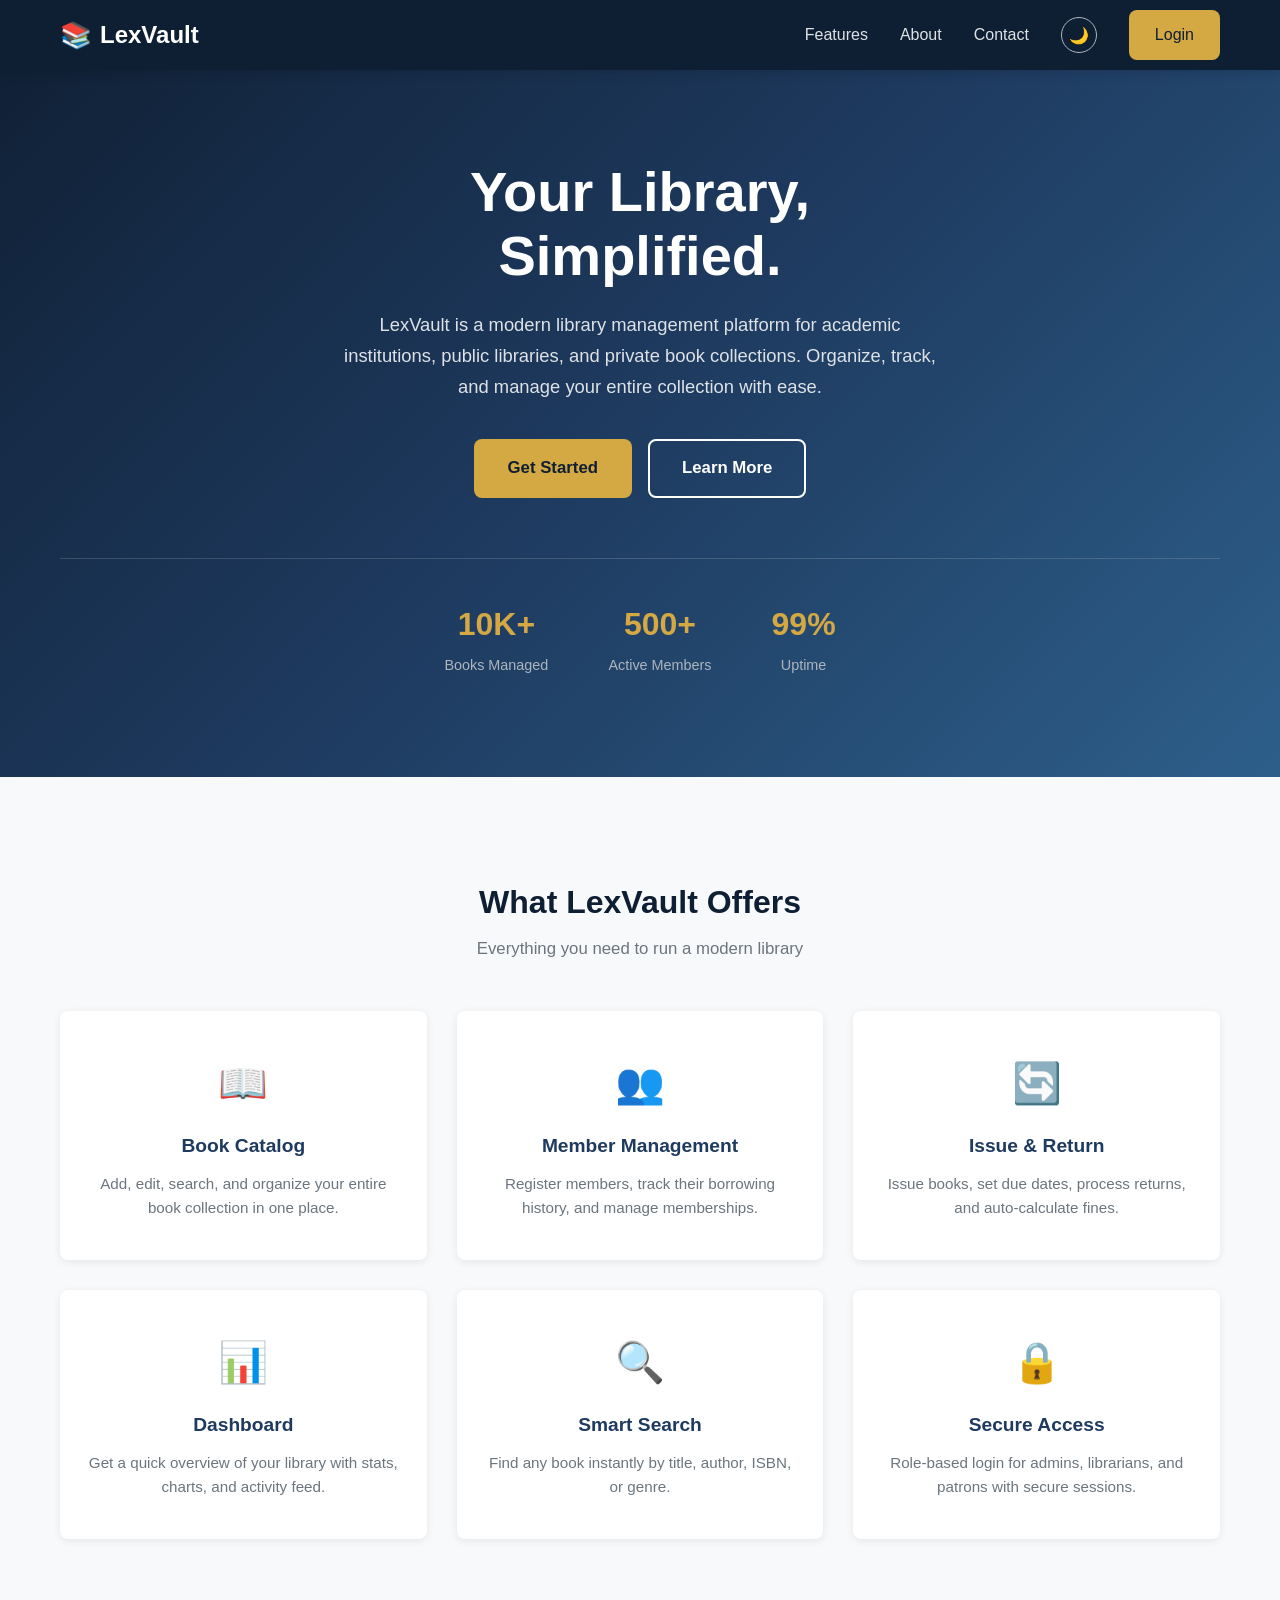
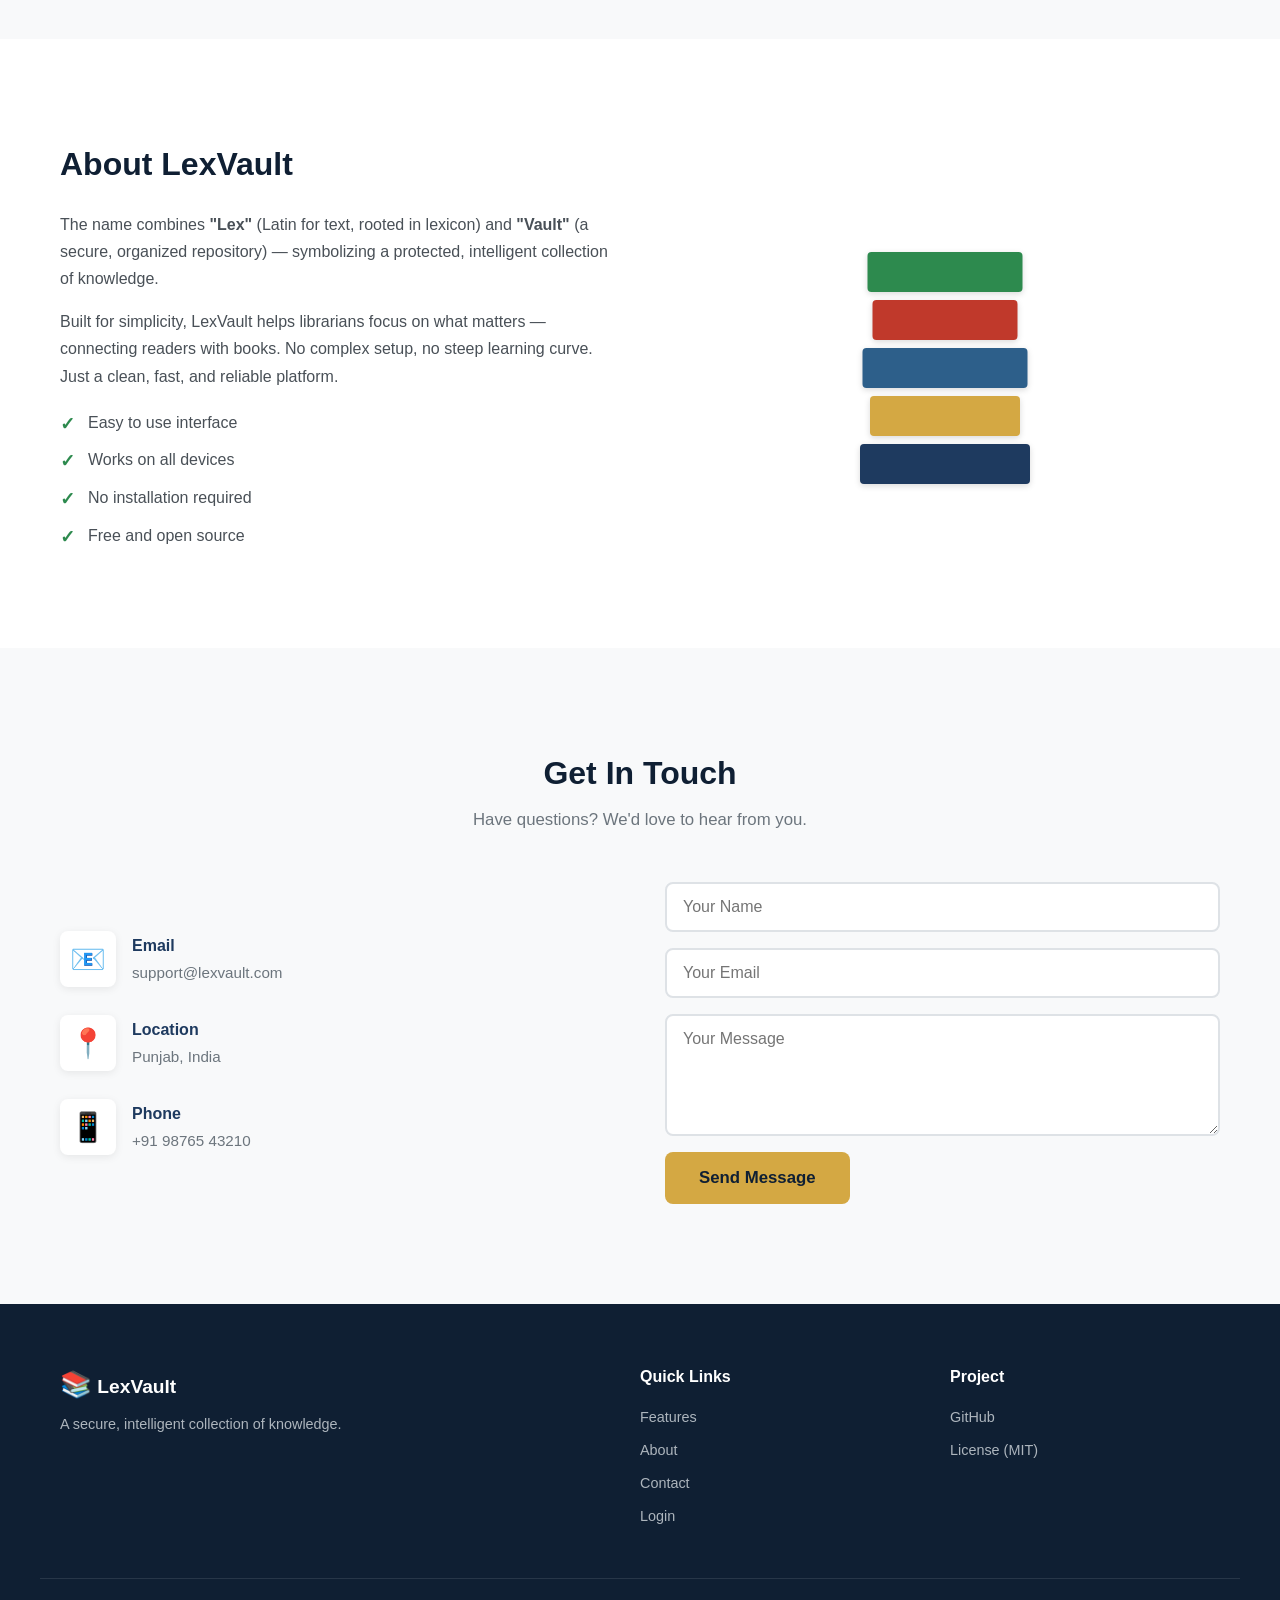
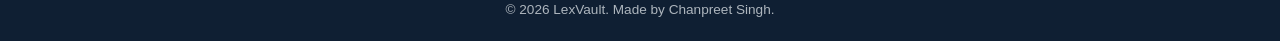
<file: index.html>
<!DOCTYPE html>
<html lang="en">
<head>
    <meta charset="UTF-8">
    <meta name="viewport" content="width=device-width, initial-scale=1.0">
    <title>LexVault — Smart Library Management</title>
    <link rel="stylesheet" href="css/style.css">
    <link rel="stylesheet" href="css/app.css">
    <script src="js/common.js"></script>
</head>
<body>

    <!-- Navbar -->
    <nav class="navbar">
        <div class="container navbar__inner">
            <a href="index.html" class="navbar__logo">
                <span class="logo-icon">&#128218;</span> LexVault
            </a>
            <ul class="navbar__links">
                <li><a href="#features">Features</a></li>
                <li><a href="#about">About</a></li>
                <li><a href="#contact">Contact</a></li>
                <li><button id="themeToggle" class="theme-toggle" aria-label="Toggle theme">&#127769;</button></li>
                <li><a href="login.html" class="btn btn--primary">Login</a></li>
            </ul>
            <button class="navbar__toggle" aria-label="Toggle menu">&#9776;</button>
        </div>
    </nav>

    <!-- Hero Section -->
    <section class="hero">
        <div class="container hero__content">
            <h1 class="hero__title">Your Library,<br>Simplified.</h1>
            <p class="hero__subtitle">
                LexVault is a modern library management platform for academic institutions,
                public libraries, and private book collections. Organize, track, and manage
                your entire collection with ease.
            </p>
            <div class="hero__buttons">
                <a href="login.html" class="btn btn--primary btn--large">Get Started</a>
                <a href="#features" class="btn btn--outline btn--large">Learn More</a>
            </div>
            <div class="hero__stats">
                <div class="hero__stat">
                    <span class="hero__stat-number">10K+</span>
                    <span class="hero__stat-label">Books Managed</span>
                </div>
                <div class="hero__stat">
                    <span class="hero__stat-number">500+</span>
                    <span class="hero__stat-label">Active Members</span>
                </div>
                <div class="hero__stat">
                    <span class="hero__stat-number">99%</span>
                    <span class="hero__stat-label">Uptime</span>
                </div>
            </div>
        </div>
    </section>

    <!-- Features Section -->
    <section class="features" id="features">
        <div class="container">
            <h2 class="section__title">What LexVault Offers</h2>
            <p class="section__subtitle">Everything you need to run a modern library</p>
            <div class="features__grid">
                <div class="feature-card">
                    <div class="feature-card__icon">&#128214;</div>
                    <h3 class="feature-card__title">Book Catalog</h3>
                    <p class="feature-card__desc">
                        Add, edit, search, and organize your entire book collection in one place.
                    </p>
                </div>
                <div class="feature-card">
                    <div class="feature-card__icon">&#128101;</div>
                    <h3 class="feature-card__title">Member Management</h3>
                    <p class="feature-card__desc">
                        Register members, track their borrowing history, and manage memberships.
                    </p>
                </div>
                <div class="feature-card">
                    <div class="feature-card__icon">&#128260;</div>
                    <h3 class="feature-card__title">Issue & Return</h3>
                    <p class="feature-card__desc">
                        Issue books, set due dates, process returns, and auto-calculate fines.
                    </p>
                </div>
                <div class="feature-card">
                    <div class="feature-card__icon">&#128202;</div>
                    <h3 class="feature-card__title">Dashboard</h3>
                    <p class="feature-card__desc">
                        Get a quick overview of your library with stats, charts, and activity feed.
                    </p>
                </div>
                <div class="feature-card">
                    <div class="feature-card__icon">&#128269;</div>
                    <h3 class="feature-card__title">Smart Search</h3>
                    <p class="feature-card__desc">
                        Find any book instantly by title, author, ISBN, or genre.
                    </p>
                </div>
                <div class="feature-card">
                    <div class="feature-card__icon">&#128274;</div>
                    <h3 class="feature-card__title">Secure Access</h3>
                    <p class="feature-card__desc">
                        Role-based login for admins, librarians, and patrons with secure sessions.
                    </p>
                </div>
            </div>
        </div>
    </section>

    <!-- About Section -->
    <section class="about" id="about">
        <div class="container about__inner">
            <div class="about__text">
                <h2 class="section__title">About LexVault</h2>
                <p>
                    The name combines <strong>"Lex"</strong> (Latin for text, rooted in lexicon)
                    and <strong>"Vault"</strong> (a secure, organized repository) — symbolizing
                    a protected, intelligent collection of knowledge.
                </p>
                <p>
                    Built for simplicity, LexVault helps librarians focus on what matters —
                    connecting readers with books. No complex setup, no steep learning curve.
                    Just a clean, fast, and reliable platform.
                </p>
                <ul class="about__list">
                    <li>Easy to use interface</li>
                    <li>Works on all devices</li>
                    <li>No installation required</li>
                    <li>Free and open source</li>
                </ul>
            </div>
            <div class="about__image">
                <div class="about__illustration">
                    <div class="book-stack">
                        <div class="book book--1"></div>
                        <div class="book book--2"></div>
                        <div class="book book--3"></div>
                        <div class="book book--4"></div>
                        <div class="book book--5"></div>
                    </div>
                </div>
            </div>
        </div>
    </section>

    <!-- Contact Section -->
    <section class="contact" id="contact">
        <div class="container">
            <h2 class="section__title">Get In Touch</h2>
            <p class="section__subtitle">Have questions? We'd love to hear from you.</p>
            <div class="contact__content">
                <div class="contact__info">
                    <div class="contact__item">
                        <span class="contact__icon">&#128231;</span>
                        <div>
                            <h4>Email</h4>
                            <p>support@lexvault.com</p>
                        </div>
                    </div>
                    <div class="contact__item">
                        <span class="contact__icon">&#128205;</span>
                        <div>
                            <h4>Location</h4>
                            <p>Punjab, India</p>
                        </div>
                    </div>
                    <div class="contact__item">
                        <span class="contact__icon">&#128241;</span>
                        <div>
                            <h4>Phone</h4>
                            <p>+91 98765 43210</p>
                        </div>
                    </div>
                </div>
                <form class="contact__form" onsubmit="return false;">
                    <input type="text" placeholder="Your Name" class="form__input" required>
                    <input type="email" placeholder="Your Email" class="form__input" required>
                    <textarea placeholder="Your Message" class="form__input form__textarea" rows="5" required></textarea>
                    <button type="submit" class="btn btn--primary btn--large">Send Message</button>
                </form>
            </div>
        </div>
    </section>

    <!-- Footer -->
    <footer class="footer">
        <div class="container footer__inner">
            <div class="footer__brand">
                <span class="logo-icon">&#128218;</span> <strong>LexVault</strong>
                <p>A secure, intelligent collection of knowledge.</p>
            </div>
            <div class="footer__links">
                <h4>Quick Links</h4>
                <a href="#features">Features</a>
                <a href="#about">About</a>
                <a href="#contact">Contact</a>
                <a href="login.html">Login</a>
            </div>
            <div class="footer__links">
                <h4>Project</h4>
                <a href="https://github.com/Jagga-tech/LEXVAULT" target="_blank">GitHub</a>
                <a href="LICENSE">License (MIT)</a>
            </div>
        </div>
        <div class="footer__bottom">
            <div class="container">
                <p>&copy; 2026 LexVault. Made by Chanpreet Singh.</p>
            </div>
        </div>
    </footer>

    <script src="js/main.js"></script>
    <script>
        // Theme toggle
        const _tbtn = document.getElementById('themeToggle');
        if (_tbtn) {
            const cur = localStorage.getItem('lv_theme') || 'light';
            _tbtn.innerHTML = cur === 'dark' ? '&#9728;' : '&#127769;';
            _tbtn.addEventListener('click', toggleTheme);
        }
    </script>

</body>
</html>
</file>
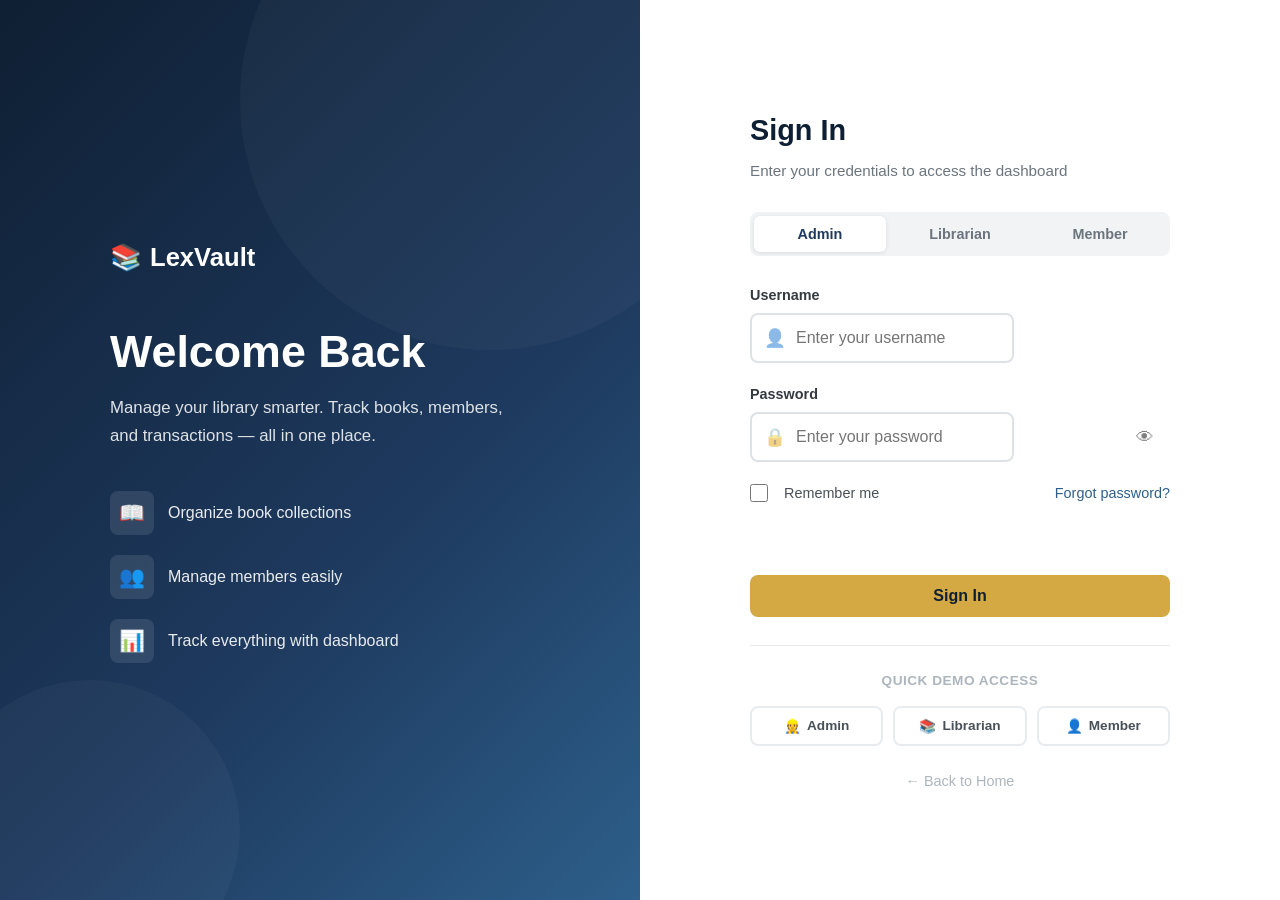
<file: books.html>
<!DOCTYPE html>
<html lang="en">
<head>
    <meta charset="UTF-8">
    <meta name="viewport" content="width=device-width, initial-scale=1.0">
    <title>LexVault — Books</title>
    <link rel="stylesheet" href="css/style.css">
    <link rel="stylesheet" href="css/app.css">
    <link rel="stylesheet" href="css/dashboard.css">
    <script src="js/common.js"></script>
</head>
<body class="dash-body">

    <!-- Navbar -->
    <nav class="navbar">
        <div class="container navbar__inner">
            <a href="dashboard.html" class="navbar__logo">
                <span class="logo-icon">&#128218;</span> LexVault
            </a>
            <ul class="navbar__links">
                <li><a href="dashboard.html">Dashboard</a></li>
                <li><a href="books.html" class="nav-active">Books</a></li>
                <li><a href="members.html" id="navMembers">Members</a></li>
                <li><span id="navUser" class="nav-user">—</span></li>
                <li><button id="themeToggle" class="theme-toggle" aria-label="Toggle theme">&#127769;</button></li>
                <li><button id="logoutBtn" class="btn btn--primary">Logout</button></li>
            </ul>
        </div>
    </nav>

    <main class="dash">
        <div class="container">

            <header class="dash__header">
                <h1 class="dash__title">Books</h1>
                <p class="dash__sub">Browse and manage the library's book collection.</p>
            </header>

            <div class="page-head">
                <input type="text" id="searchBox" class="search-box" placeholder="Search by title, author, or ISBN...">
                <div class="page-head__actions">
                    <button id="exportBtn" class="btn btn--ghost">&#128229; Export CSV</button>
                    <button id="addBtn"    class="btn btn--primary" data-role-gate="admin,librarian">&#10133; Add Book</button>
                </div>
            </div>

            <div id="countLine" class="dash__sub" style="margin-bottom:10px;"></div>

            <div style="overflow-x:auto;">
                <table class="data-table">
                    <thead>
                        <tr>
                            <th>#</th>
                            <th>Title</th>
                            <th>Author</th>
                            <th>ISBN</th>
                            <th>Status</th>
                            <th>Actions</th>
                        </tr>
                    </thead>
                    <tbody id="tbody"></tbody>
                </table>
            </div>

        </div>
    </main>

    <script src="js/books.js"></script>
</body>
</html>
</file>
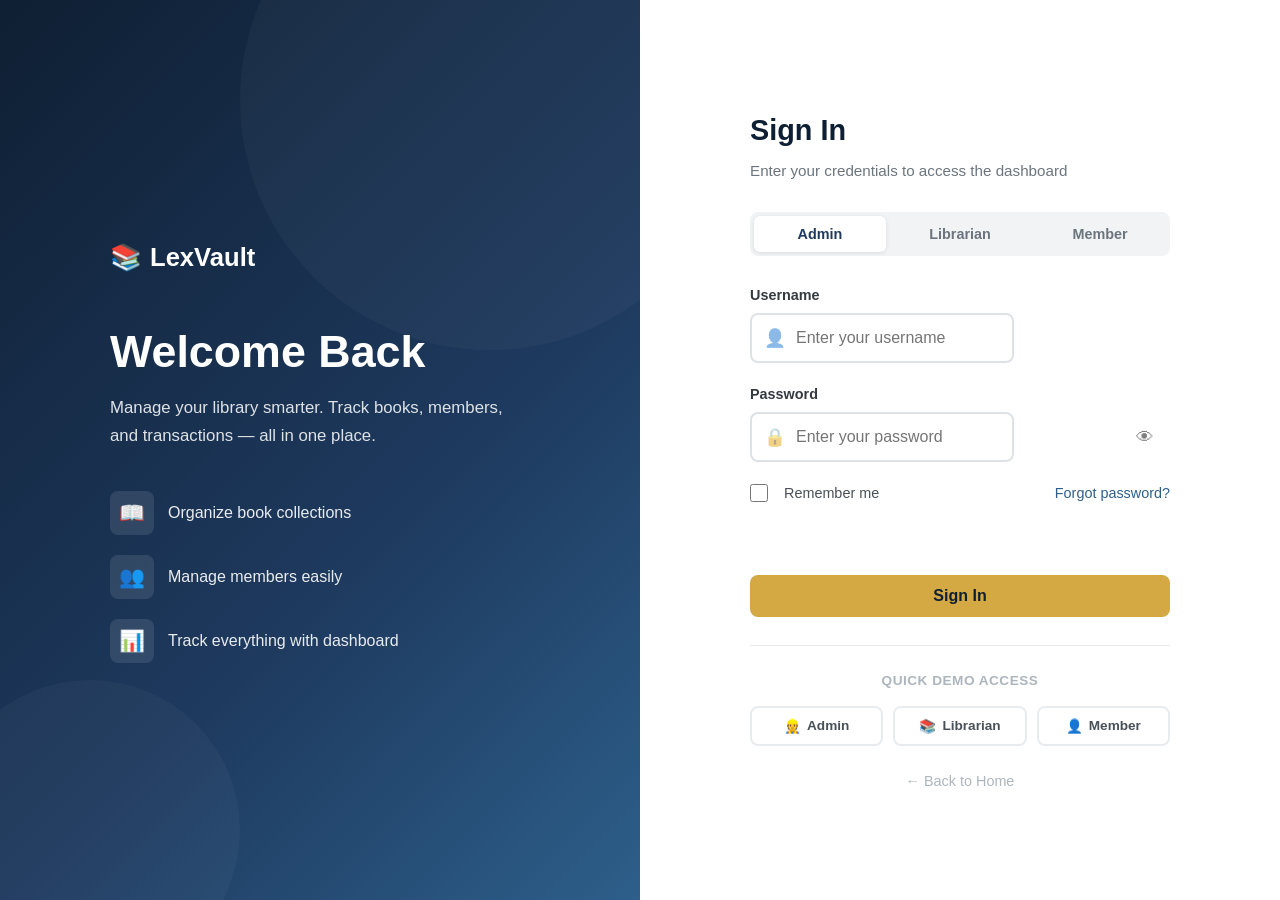
<file: dashboard.html>
<!DOCTYPE html>
<html lang="en">
<head>
    <meta charset="UTF-8">
    <meta name="viewport" content="width=device-width, initial-scale=1.0">
    <title>LexVault — Dashboard</title>
    <link rel="stylesheet" href="css/style.css">
    <link rel="stylesheet" href="css/app.css">
    <link rel="stylesheet" href="css/dashboard.css">
    <script src="js/common.js"></script>
</head>
<body class="dash-body">

    <!-- Navbar -->
    <nav class="navbar">
        <div class="container navbar__inner">
            <a href="dashboard.html" class="navbar__logo">
                <span class="logo-icon">&#128218;</span> LexVault
            </a>
            <ul class="navbar__links">
                <li><a href="books.html">Books</a></li>
                <li><a href="members.html" id="navMembers">Members</a></li>
                <li><span id="navUser" class="nav-user">—</span></li>
                <li><button id="themeToggle" class="theme-toggle" aria-label="Toggle theme">&#127769;</button></li>
                <li><button id="logoutBtn" class="btn btn--primary">Logout</button></li>
            </ul>
        </div>
    </nav>

    <!-- Main content -->
    <main class="dash">
        <div class="container">

            <!-- Greeting -->
            <header class="dash__header">
                <h1 class="dash__title">Welcome back, <span id="greetName">User</span></h1>
                <p class="dash__sub">You are logged in as <span id="greetRole" class="role-pill">member</span></p>
            </header>

            <!-- Stats -->
            <section class="stats" id="statsGrid">
                <!-- filled by JS -->
            </section>

            <!-- Quick actions -->
            <section class="qa">
                <h2 class="dash__h2">Quick Actions</h2>
                <div class="qa__grid" id="qaGrid">
                    <!-- filled by JS -->
                </div>
            </section>

            <!-- Recent activity -->
            <section class="activity">
                <div class="page-head">
                    <h2 class="dash__h2" style="margin-bottom:0;">Recent Activity</h2>
                    <input type="text" id="searchActivity" class="search-box" placeholder="Search activity...">
                </div>
                <div class="activity__wrap">
                    <table class="activity__table">
                        <thead>
                            <tr>
                                <th>Date</th>
                                <th>Book</th>
                                <th>Member</th>
                                <th>Action</th>
                                <th>Due Date</th>
                                <th>Status</th>
                            </tr>
                        </thead>
                        <tbody id="activityBody">
                            <!-- filled by JS -->
                        </tbody>
                    </table>
                </div>
            </section>

        </div>
    </main>

    <script src="js/dashboard.js"></script>

</body>
</html>
</file>
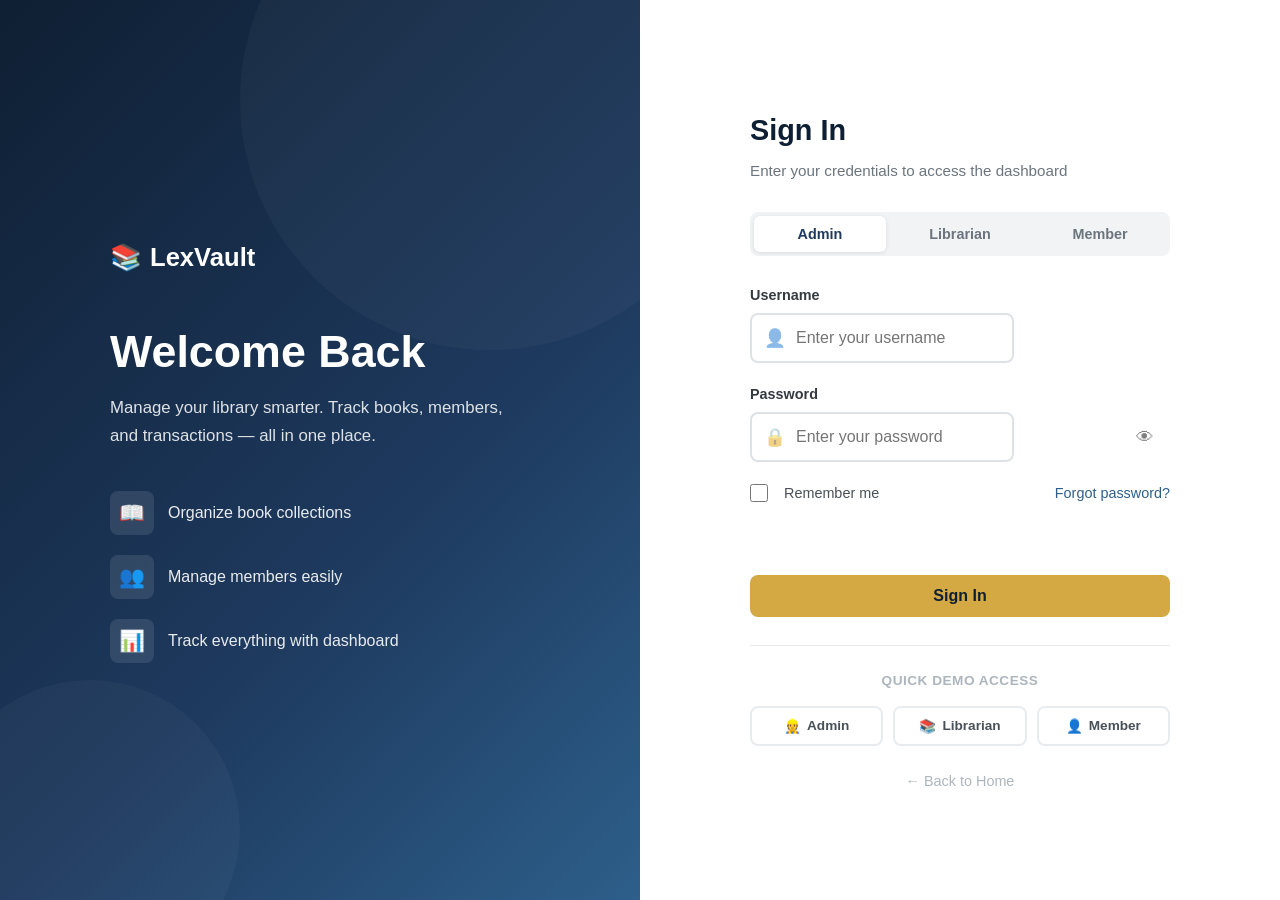
<file: login.html>
<!DOCTYPE html>
<html lang="en">
<head>
    <meta charset="UTF-8">
    <meta name="viewport" content="width=device-width, initial-scale=1.0">
    <title>LexVault — Login</title>
    <link rel="stylesheet" href="css/style.css">
    <link rel="stylesheet" href="css/app.css">
    <link rel="stylesheet" href="css/login.css">
    <script src="js/common.js"></script>
</head>
<body class="login-page">

    <div class="login">
        <!-- Left Panel — Branding -->
        <div class="login__brand">
            <div class="login__brand-content">
                <a href="index.html" class="login__logo">
                    <span class="logo-icon">&#128218;</span> LexVault
                </a>
                <h1 class="login__tagline">Welcome Back</h1>
                <p class="login__desc">
                    Manage your library smarter. Track books, members, and transactions — all in one place.
                </p>
                <div class="login__features">
                    <div class="login__feature">
                        <span class="login__feature-icon">&#128214;</span>
                        <span>Organize book collections</span>
                    </div>
                    <div class="login__feature">
                        <span class="login__feature-icon">&#128101;</span>
                        <span>Manage members easily</span>
                    </div>
                    <div class="login__feature">
                        <span class="login__feature-icon">&#128202;</span>
                        <span>Track everything with dashboard</span>
                    </div>
                </div>
            </div>
        </div>

        <!-- Right Panel — Login Form -->
        <div class="login__form-section">
            <div class="login__form-wrapper">
                <h2 class="login__form-title">Sign In</h2>
                <p class="login__form-subtitle">Enter your credentials to access the dashboard</p>

                <!-- Role Tabs -->
                <div class="login__roles">
                    <button class="login__role login__role--active" data-role="admin">Admin</button>
                    <button class="login__role" data-role="librarian">Librarian</button>
                    <button class="login__role" data-role="member">Member</button>
                </div>

                <form class="login__form" id="loginForm">
                    <div class="form-group">
                        <label for="username" class="form-label">Username</label>
                        <div class="form-input-wrapper">
                            <span class="form-input-icon">&#128100;</span>
                            <input
                                type="text"
                                id="username"
                                class="form__input form__input--icon"
                                placeholder="Enter your username"
                                required
                                autocomplete="username"
                            >
                        </div>
                    </div>

                    <div class="form-group">
                        <label for="password" class="form-label">Password</label>
                        <div class="form-input-wrapper">
                            <span class="form-input-icon">&#128274;</span>
                            <input
                                type="password"
                                id="password"
                                class="form__input form__input--icon"
                                placeholder="Enter your password"
                                required
                                autocomplete="current-password"
                            >
                            <button type="button" class="password-toggle" id="togglePassword" aria-label="Toggle password visibility">
                                &#128065;
                            </button>
                        </div>
                    </div>

                    <div class="form-row">
                        <label class="form-checkbox">
                            <input type="checkbox" id="rememberMe">
                            <span class="checkmark"></span>
                            Remember me
                        </label>
                        <a href="#" class="form-link">Forgot password?</a>
                    </div>

                    <!-- Error Message -->
                    <div class="login__error" id="loginError">
                        <span>&#9888;</span> Invalid username or password
                    </div>

                    <button type="submit" class="btn btn--primary btn--full">Sign In</button>
                </form>

                <!-- Demo Credentials -->
                <div class="login__demo">
                    <p class="login__demo-title">Quick Demo Access</p>
                    <div class="login__demo-buttons">
                        <button class="login__demo-btn" data-user="admin" data-pass="admin123">
                            <span>&#128119;</span> Admin
                        </button>
                        <button class="login__demo-btn" data-user="librarian" data-pass="lib123">
                            <span>&#128218;</span> Librarian
                        </button>
                        <button class="login__demo-btn" data-user="member" data-pass="mem123">
                            <span>&#128100;</span> Member
                        </button>
                    </div>
                </div>

                <p class="login__footer-text">
                    <a href="index.html">&larr; Back to Home</a>
                </p>
            </div>
        </div>
    </div>

    <script src="js/login.js"></script>

</body>
</html>
</file>
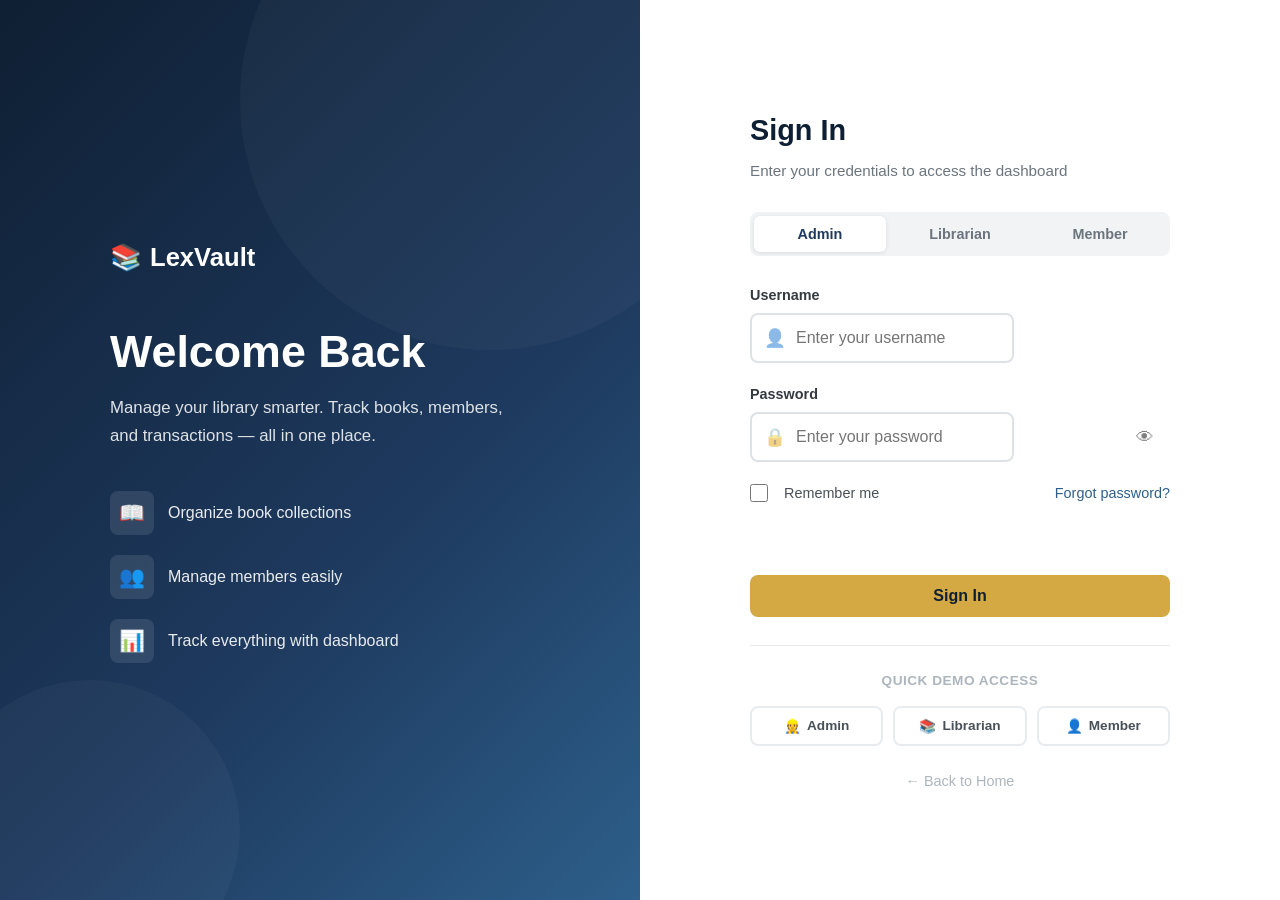
<file: members.html>
<!DOCTYPE html>
<html lang="en">
<head>
    <meta charset="UTF-8">
    <meta name="viewport" content="width=device-width, initial-scale=1.0">
    <title>LexVault — Members</title>
    <link rel="stylesheet" href="css/style.css">
    <link rel="stylesheet" href="css/app.css">
    <link rel="stylesheet" href="css/dashboard.css">
    <script src="js/common.js"></script>
</head>
<body class="dash-body">

    <nav class="navbar">
        <div class="container navbar__inner">
            <a href="dashboard.html" class="navbar__logo">
                <span class="logo-icon">&#128218;</span> LexVault
            </a>
            <ul class="navbar__links">
                <li><a href="dashboard.html">Dashboard</a></li>
                <li><a href="books.html">Books</a></li>
                <li><a href="members.html" class="nav-active">Members</a></li>
                <li><span id="navUser" class="nav-user">—</span></li>
                <li><button id="themeToggle" class="theme-toggle" aria-label="Toggle theme">&#127769;</button></li>
                <li><button id="logoutBtn" class="btn btn--primary">Logout</button></li>
            </ul>
        </div>
    </nav>

    <main class="dash">
        <div class="container">

            <header class="dash__header">
                <h1 class="dash__title">Members</h1>
                <p class="dash__sub">Registered library members.</p>
            </header>

            <div class="page-head">
                <input type="text" id="searchBox" class="search-box" placeholder="Search by name, username, or email...">
                <div class="page-head__actions">
                    <button id="exportBtn" class="btn btn--ghost">&#128229; Export CSV</button>
                    <button id="addBtn"    class="btn btn--primary">&#10133; Add Member</button>
                </div>
            </div>

            <div id="countLine" class="dash__sub" style="margin-bottom:10px;"></div>

            <div style="overflow-x:auto;">
                <table class="data-table">
                    <thead>
                        <tr>
                            <th>#</th>
                            <th>Name</th>
                            <th>Username</th>
                            <th>Email</th>
                            <th>Joined</th>
                            <th>Books Borrowed</th>
                            <th>Actions</th>
                        </tr>
                    </thead>
                    <tbody id="tbody"></tbody>
                </table>
            </div>

        </div>
    </main>

    <script src="js/members.js"></script>
</body>
</html>
</file>
<file: css/style.css>
/* ===========================
   LexVault — Main Stylesheet
   =========================== */

/* --- Reset & Base --- */
*,
*::before,
*::after {
    margin: 0;
    padding: 0;
    box-sizing: border-box;
}

:root {
    --primary: #1E3A5F;
    --primary-light: #2D5F8A;
    --primary-dark: #0F1F33;
    --accent: #D4A843;
    --accent-light: #E8C96A;
    --white: #FFFFFF;
    --light: #F8F9FA;
    --gray-100: #F1F3F5;
    --gray-200: #E9ECEF;
    --gray-300: #DEE2E6;
    --gray-500: #ADB5BD;
    --gray-600: #6C757D;
    --gray-700: #495057;
    --gray-800: #343A40;
    --gray-900: #212529;
    --danger: #C0392B;
    --success: #2D8A4E;
    --radius: 8px;
    --shadow: 0 2px 8px rgba(0, 0, 0, 0.08);
    --shadow-lg: 0 8px 24px rgba(0, 0, 0, 0.12);
    --transition: 0.3s ease;
}

html {
    scroll-behavior: smooth;
}

body {
    font-family: 'Segoe UI', Tahoma, Geneva, Verdana, sans-serif;
    color: var(--gray-900);
    background: var(--white);
    line-height: 1.6;
}

a {
    text-decoration: none;
    color: inherit;
}

ul {
    list-style: none;
}

img {
    max-width: 100%;
}

.container {
    max-width: 1200px;
    margin: 0 auto;
    padding: 0 20px;
}


/* --- Buttons --- */
.btn {
    display: inline-block;
    padding: 10px 24px;
    border-radius: var(--radius);
    font-size: 1rem;
    font-weight: 600;
    cursor: pointer;
    border: 2px solid transparent;
    transition: all var(--transition);
}

.btn--primary {
    background: var(--accent);
    color: var(--primary-dark);
}

.btn--primary:hover {
    background: var(--accent-light);
    transform: translateY(-2px);
    box-shadow: var(--shadow);
}

.btn--outline {
    background: transparent;
    border-color: var(--white);
    color: var(--white);
}

.btn--outline:hover {
    background: var(--white);
    color: var(--primary);
    transform: translateY(-2px);
}

.btn--large {
    padding: 14px 32px;
    font-size: 1.05rem;
}


/* --- Navbar --- */
.navbar {
    position: fixed;
    top: 0;
    left: 0;
    right: 0;
    background: var(--primary-dark);
    z-index: 1000;
    padding: 0 0;
    box-shadow: 0 2px 10px rgba(0, 0, 0, 0.15);
}

.navbar__inner {
    display: flex;
    align-items: center;
    justify-content: space-between;
    height: 70px;
}

.navbar__logo {
    font-size: 1.5rem;
    font-weight: 700;
    color: var(--white);
    display: flex;
    align-items: center;
    gap: 8px;
}

.logo-icon {
    font-size: 1.6rem;
}

.navbar__links {
    display: flex;
    align-items: center;
    gap: 32px;
}

.navbar__links a {
    color: var(--gray-300);
    font-weight: 500;
    transition: color var(--transition);
}

.navbar__links a:hover {
    color: var(--accent);
}

.navbar__links .btn {
    color: var(--primary-dark);
}

.navbar__toggle {
    display: none;
    background: none;
    border: none;
    color: var(--white);
    font-size: 1.5rem;
    cursor: pointer;
}


/* --- Hero --- */
.hero {
    background: linear-gradient(135deg, var(--primary-dark) 0%, var(--primary) 50%, var(--primary-light) 100%);
    color: var(--white);
    padding: 160px 0 100px;
    text-align: center;
}

.hero__title {
    font-size: 3.5rem;
    font-weight: 800;
    line-height: 1.15;
    margin-bottom: 20px;
}

.hero__subtitle {
    font-size: 1.15rem;
    color: var(--gray-300);
    max-width: 600px;
    margin: 0 auto 36px;
    line-height: 1.7;
}

.hero__buttons {
    display: flex;
    gap: 16px;
    justify-content: center;
    margin-bottom: 60px;
}

.hero__stats {
    display: flex;
    justify-content: center;
    gap: 60px;
    padding-top: 40px;
    border-top: 1px solid rgba(255, 255, 255, 0.15);
}

.hero__stat {
    display: flex;
    flex-direction: column;
}

.hero__stat-number {
    font-size: 2rem;
    font-weight: 700;
    color: var(--accent);
}

.hero__stat-label {
    font-size: 0.9rem;
    color: var(--gray-500);
    margin-top: 4px;
}


/* --- Section Titles --- */
.section__title {
    font-size: 2rem;
    font-weight: 700;
    color: var(--primary-dark);
    margin-bottom: 8px;
}

.section__subtitle {
    font-size: 1.05rem;
    color: var(--gray-600);
    margin-bottom: 48px;
}


/* --- Features --- */
.features {
    padding: 100px 0;
    text-align: center;
    background: var(--light);
}

.features__grid {
    display: grid;
    grid-template-columns: repeat(3, 1fr);
    gap: 30px;
}

.feature-card {
    background: var(--white);
    padding: 40px 28px;
    border-radius: var(--radius);
    box-shadow: var(--shadow);
    transition: all var(--transition);
    text-align: center;
}

.feature-card:hover {
    transform: translateY(-6px);
    box-shadow: var(--shadow-lg);
}

.feature-card__icon {
    font-size: 2.5rem;
    margin-bottom: 16px;
}

.feature-card__title {
    font-size: 1.2rem;
    font-weight: 600;
    color: var(--primary);
    margin-bottom: 10px;
}

.feature-card__desc {
    font-size: 0.95rem;
    color: var(--gray-600);
    line-height: 1.6;
}


/* --- About --- */
.about {
    padding: 100px 0;
}

.about__inner {
    display: grid;
    grid-template-columns: 1fr 1fr;
    gap: 60px;
    align-items: center;
}

.about__text .section__title {
    text-align: left;
    margin-bottom: 20px;
}

.about__text p {
    color: var(--gray-700);
    margin-bottom: 16px;
    line-height: 1.7;
}

.about__list {
    margin-top: 20px;
    display: flex;
    flex-direction: column;
    gap: 12px;
}

.about__list li {
    padding-left: 28px;
    position: relative;
    color: var(--gray-700);
    font-weight: 500;
}

.about__list li::before {
    content: "\2713";
    position: absolute;
    left: 0;
    color: var(--success);
    font-weight: 700;
    font-size: 1.1rem;
}

/* Book Stack Illustration */
.about__illustration {
    display: flex;
    justify-content: center;
    align-items: center;
    height: 350px;
}

.book-stack {
    position: relative;
    width: 200px;
    height: 280px;
}

.book {
    position: absolute;
    width: 160px;
    height: 40px;
    border-radius: 4px;
    left: 50%;
    transform: translateX(-50%);
    box-shadow: 0 2px 6px rgba(0, 0, 0, 0.15);
}

.book--1 {
    background: var(--primary);
    bottom: 0;
    width: 170px;
}

.book--2 {
    background: var(--accent);
    bottom: 48px;
    width: 150px;
}

.book--3 {
    background: var(--primary-light);
    bottom: 96px;
    width: 165px;
}

.book--4 {
    background: var(--danger);
    bottom: 144px;
    width: 145px;
}

.book--5 {
    background: var(--success);
    bottom: 192px;
    width: 155px;
}


/* --- Contact --- */
.contact {
    padding: 100px 0;
    background: var(--light);
    text-align: center;
}

.contact__content {
    display: grid;
    grid-template-columns: 1fr 1fr;
    gap: 50px;
    text-align: left;
}

.contact__info {
    display: flex;
    flex-direction: column;
    gap: 28px;
    justify-content: center;
}

.contact__item {
    display: flex;
    align-items: center;
    gap: 16px;
}

.contact__icon {
    font-size: 1.8rem;
    width: 56px;
    height: 56px;
    background: var(--white);
    border-radius: var(--radius);
    display: flex;
    align-items: center;
    justify-content: center;
    box-shadow: var(--shadow);
    flex-shrink: 0;
}

.contact__item h4 {
    font-size: 1rem;
    color: var(--primary);
    margin-bottom: 2px;
}

.contact__item p {
    color: var(--gray-600);
    font-size: 0.95rem;
}

.contact__form {
    display: flex;
    flex-direction: column;
    gap: 16px;
}

.form__input {
    padding: 14px 16px;
    border: 2px solid var(--gray-300);
    border-radius: var(--radius);
    font-size: 1rem;
    font-family: inherit;
    transition: border-color var(--transition);
    outline: none;
    background: var(--white);
}

.form__input:focus {
    border-color: var(--primary);
}

.form__textarea {
    resize: vertical;
}

.contact__form .btn {
    align-self: flex-start;
}


/* --- Footer --- */
.footer {
    background: var(--primary-dark);
    color: var(--gray-300);
    padding: 60px 0 0;
}

.footer__inner {
    display: grid;
    grid-template-columns: 2fr 1fr 1fr;
    gap: 40px;
    padding-bottom: 40px;
    border-bottom: 1px solid rgba(255, 255, 255, 0.1);
}

.footer__brand {
    font-size: 1.2rem;
    color: var(--white);
}

.footer__brand p {
    font-size: 0.9rem;
    color: var(--gray-500);
    margin-top: 8px;
}

.footer__links h4 {
    color: var(--white);
    font-size: 1rem;
    margin-bottom: 16px;
}

.footer__links a {
    display: block;
    color: var(--gray-500);
    margin-bottom: 10px;
    font-size: 0.9rem;
    transition: color var(--transition);
}

.footer__links a:hover {
    color: var(--accent);
}

.footer__bottom {
    padding: 20px 0;
    text-align: center;
    font-size: 0.85rem;
    color: var(--gray-500);
}


/* --- Responsive --- */
@media (max-width: 992px) {
    .features__grid {
        grid-template-columns: repeat(2, 1fr);
    }

    .about__inner {
        grid-template-columns: 1fr;
    }

    .about__image {
        order: -1;
    }

    .about__illustration {
        height: 250px;
    }

    .footer__inner {
        grid-template-columns: 1fr 1fr;
    }
}

@media (max-width: 768px) {
    .navbar__links {
        display: none;
        position: absolute;
        top: 70px;
        left: 0;
        right: 0;
        background: var(--primary-dark);
        flex-direction: column;
        padding: 20px;
        gap: 16px;
        box-shadow: var(--shadow-lg);
    }

    .navbar__links--open {
        display: flex;
    }

    .navbar__toggle {
        display: block;
    }

    .hero {
        padding: 130px 0 70px;
    }

    .hero__title {
        font-size: 2.2rem;
    }

    .hero__subtitle {
        font-size: 1rem;
    }

    .hero__buttons {
        flex-direction: column;
        align-items: center;
    }

    .hero__stats {
        flex-direction: column;
        gap: 24px;
    }

    .features__grid {
        grid-template-columns: 1fr;
    }

    .contact__content {
        grid-template-columns: 1fr;
    }

    .footer__inner {
        grid-template-columns: 1fr;
        text-align: center;
    }

    .section__title {
        font-size: 1.6rem;
    }
}
</file>
<file: css/app.css>
/* Shared app styles — modal, toast, theme, form errors */


/* --- Dark mode --- */
html[data-theme="dark"] {
    --white:     #1a1d24;
    --light:     #22262e;
    --gray-100:  #2a2e38;
    --gray-200:  #343a46;
    --gray-300:  #3f4756;
    --gray-500:  #8a93a4;
    --gray-600:  #a7b0c0;
    --gray-700:  #c2cad8;
    --gray-800:  #dce2ed;
    --gray-900:  #ecf0f6;
    --primary:       #3d7bb8;
    --primary-light: #5a97d4;
    --primary-dark:  #0f1f33;
    --shadow:    0 2px 8px rgba(0, 0, 0, 0.4);
    --shadow-lg: 0 8px 24px rgba(0, 0, 0, 0.5);
}

html[data-theme="dark"] body {
    background: var(--light);
    color: var(--gray-800);
}

html[data-theme="dark"] .dash-body {
    background: var(--gray-100);
}


/* --- Theme toggle button --- */
.theme-toggle {
    background: transparent;
    border: 1px solid var(--gray-500);
    color: var(--white);
    width: 36px;
    height: 36px;
    border-radius: 50%;
    cursor: pointer;
    font-size: 1rem;
    display: inline-flex;
    align-items: center;
    justify-content: center;
    transition: all var(--transition);
}

.theme-toggle:hover {
    background: rgba(255, 255, 255, 0.1);
    border-color: var(--accent);
}


/* --- Toast notifications --- */
.toast-wrap {
    position: fixed;
    top: 20px;
    right: 20px;
    z-index: 2000;
    display: flex;
    flex-direction: column;
    gap: 10px;
    pointer-events: none;
}

.toast {
    background: var(--gray-900);
    color: var(--white);
    padding: 12px 20px;
    border-radius: var(--radius);
    box-shadow: var(--shadow-lg);
    font-size: 0.95rem;
    min-width: 200px;
    max-width: 360px;
    opacity: 1;
    transform: translateX(0);
    transition: opacity 0.3s ease, transform 0.3s ease;
    pointer-events: auto;
}

.toast--success { background: var(--success); color: #fff; }
.toast--error   { background: var(--danger);  color: #fff; }
.toast--info    { background: var(--primary); color: #fff; }

.toast--leaving {
    opacity: 0;
    transform: translateX(30px);
}


/* --- Modal --- */
.modal-overlay {
    position: fixed;
    inset: 0;
    background: rgba(0, 0, 0, 0.55);
    display: flex;
    align-items: center;
    justify-content: center;
    z-index: 1500;
    padding: 20px;
    animation: fadeIn 0.2s ease;
}

.modal {
    background: var(--white);
    border-radius: var(--radius);
    box-shadow: var(--shadow-lg);
    width: 100%;
    max-width: 500px;
    max-height: 90vh;
    overflow: auto;
    animation: slideUp 0.25s ease;
}

.modal__header {
    padding: 20px 24px;
    border-bottom: 1px solid var(--gray-200);
    display: flex;
    align-items: center;
    justify-content: space-between;
}

.modal__title {
    font-size: 1.2rem;
    color: var(--primary-dark);
    margin: 0;
}

html[data-theme="dark"] .modal__title { color: var(--gray-900); }

.modal__close {
    background: none;
    border: none;
    font-size: 1.6rem;
    line-height: 1;
    cursor: pointer;
    color: var(--gray-600);
}

.modal__close:hover { color: var(--danger); }

.modal__body {
    padding: 24px;
}

.modal__footer {
    display: flex;
    gap: 10px;
    justify-content: flex-end;
    margin-top: 20px;
    padding-top: 16px;
    border-top: 1px solid var(--gray-200);
}

.modal__table-wrap {
    max-height: 50vh;
    overflow: auto;
    border-radius: var(--radius);
    border: 1px solid var(--gray-200);
}

@keyframes fadeIn  { from { opacity: 0; } to { opacity: 1; } }
@keyframes slideUp { from { transform: translateY(20px); opacity: 0; } to { transform: translateY(0); opacity: 1; } }


/* --- Form group / errors --- */
.form-group {
    margin-bottom: 16px;
}

.form-label {
    display: block;
    margin-bottom: 6px;
    font-size: 0.9rem;
    font-weight: 600;
    color: var(--gray-700);
}

.input--error {
    border-color: var(--danger) !important;
}

.field-error {
    display: block;
    color: var(--danger);
    font-size: 0.82rem;
    margin-top: 4px;
}


/* --- Ghost button (for modal cancel) --- */
.btn--ghost {
    background: var(--gray-100);
    color: var(--gray-800);
    border-color: var(--gray-300);
}

.btn--ghost:hover {
    background: var(--gray-200);
}


/* --- Search box --- */
.search-box {
    width: 100%;
    max-width: 320px;
    padding: 10px 14px;
    border: 2px solid var(--gray-300);
    border-radius: var(--radius);
    font-size: 0.95rem;
    font-family: inherit;
    margin-bottom: 16px;
    background: var(--white);
    color: var(--gray-900);
    outline: none;
}

.search-box:focus {
    border-color: var(--primary);
}


/* --- Page header with search --- */
.page-head {
    display: flex;
    justify-content: space-between;
    align-items: flex-end;
    gap: 20px;
    flex-wrap: wrap;
    margin-bottom: 20px;
}

.page-head__actions {
    display: flex;
    gap: 10px;
}


/* --- Prevent scroll when modal open --- */
.no-scroll { overflow: hidden; }


/* --- CRUD table --- */
.data-table {
    width: 100%;
    border-collapse: collapse;
    background: var(--white);
    border-radius: var(--radius);
    overflow: hidden;
    box-shadow: var(--shadow);
}

.data-table thead {
    background: var(--primary-dark);
    color: var(--white);
}

.data-table th,
.data-table td {
    padding: 12px 14px;
    text-align: left;
    font-size: 0.95rem;
    border-bottom: 1px solid var(--gray-200);
}

.data-table th {
    font-weight: 600;
    font-size: 0.9rem;
}

.data-table tbody tr:hover {
    background: var(--gray-100);
}

.data-table tbody tr:last-child td { border-bottom: none; }

.row-actions {
    display: flex;
    gap: 6px;
}

.btn-icon {
    background: transparent;
    border: 1px solid var(--gray-300);
    border-radius: 4px;
    padding: 4px 10px;
    font-size: 0.85rem;
    cursor: pointer;
    color: var(--gray-700);
    font-family: inherit;
    transition: all var(--transition);
}

.btn-icon:hover {
    background: var(--gray-100);
    border-color: var(--primary);
    color: var(--primary);
}

.btn-icon--danger {
    color: var(--danger);
    border-color: #f5c6cb;
}

.btn-icon--danger:hover {
    background: #fdecea;
    border-color: var(--danger);
    color: var(--danger);
}


/* --- Dark mode adjustments for shared comps --- */
html[data-theme="dark"] .btn--ghost           { background: var(--gray-200); color: var(--gray-800); border-color: var(--gray-300); }
html[data-theme="dark"] .qa-btn,
html[data-theme="dark"] .stat-card,
html[data-theme="dark"] .activity__wrap,
html[data-theme="dark"] .modal,
html[data-theme="dark"] .data-table,
html[data-theme="dark"] .search-box,
html[data-theme="dark"] .form__input         { background: var(--white); color: var(--gray-900); }
html[data-theme="dark"] .qa-btn              { border-color: var(--gray-300); }
html[data-theme="dark"] .activity__table th,
html[data-theme="dark"] .data-table th       { background: var(--primary-dark); color: #fff; }
html[data-theme="dark"] .activity__table tbody tr:hover,
html[data-theme="dark"] .data-table tbody tr:hover { background: var(--gray-100); }
html[data-theme="dark"] .dash__title,
html[data-theme="dark"] .dash__h2,
html[data-theme="dark"] .section__title      { color: var(--gray-900); }


/* --- Responsive tweaks --- */
@media (max-width: 768px) {
    .page-head { flex-direction: column; align-items: stretch; }
    .page-head__actions { flex-wrap: wrap; }
    .modal { max-width: 100%; }
}
</file>
<file: css/dashboard.css>
/* Dashboard styles */

.dash-body {
    background: var(--gray-100);
    min-height: 100vh;
}

.nav-user {
    color: var(--gray-300);
    font-size: 0.95rem;
    font-weight: 500;
}

.dash {
    padding: 100px 0 60px;
}

.dash__header {
    margin-bottom: 32px;
}

.dash__title {
    font-size: 2rem;
    color: var(--primary-dark);
    margin-bottom: 6px;
}

.dash__title span {
    color: var(--primary);
}

.dash__sub {
    color: var(--gray-600);
    font-size: 1rem;
}

.role-pill {
    display: inline-block;
    background: var(--primary);
    color: var(--white);
    padding: 2px 12px;
    border-radius: 20px;
    font-size: 0.85rem;
    font-weight: 600;
    text-transform: capitalize;
    margin-left: 4px;
}

.dash__h2 {
    font-size: 1.3rem;
    color: var(--primary-dark);
    margin-bottom: 16px;
}


/* --- Stats --- */
.stats {
    display: grid;
    grid-template-columns: repeat(4, 1fr);
    gap: 20px;
    margin-bottom: 40px;
}

.stat-card {
    background: var(--white);
    padding: 24px;
    border-radius: var(--radius);
    box-shadow: var(--shadow);
    border-left: 4px solid var(--primary);
    transition: transform var(--transition);
}

.stat-card:hover {
    transform: translateY(-3px);
    box-shadow: var(--shadow-lg);
}

.stat-card--blue  { border-left-color: var(--primary);  }
.stat-card--green { border-left-color: var(--success);  }
.stat-card--gold  { border-left-color: var(--accent);   }
.stat-card--red   { border-left-color: var(--danger);   }

.stat-card__icon {
    font-size: 1.8rem;
    margin-bottom: 8px;
}

.stat-card__num {
    font-size: 2rem;
    font-weight: 700;
    color: var(--primary-dark);
    line-height: 1.1;
}

.stat-card__label {
    font-size: 0.9rem;
    color: var(--gray-600);
    margin-top: 4px;
}


/* --- Quick Actions --- */
.qa {
    margin-bottom: 40px;
}

.qa__grid {
    display: grid;
    grid-template-columns: repeat(auto-fit, minmax(180px, 1fr));
    gap: 16px;
}

.qa-btn {
    background: var(--white);
    border: 2px solid var(--gray-200);
    border-radius: var(--radius);
    padding: 20px;
    font-size: 1rem;
    font-weight: 600;
    color: var(--primary-dark);
    cursor: pointer;
    display: flex;
    flex-direction: column;
    align-items: center;
    gap: 10px;
    transition: all var(--transition);
    font-family: inherit;
}

.qa-btn:hover {
    border-color: var(--accent);
    background: var(--light);
    transform: translateY(-2px);
    box-shadow: var(--shadow);
}

.qa-btn__icon {
    font-size: 1.8rem;
}

.qa-btn--admin {
    border-color: var(--danger);
    color: var(--danger);
}

.qa-btn--admin:hover {
    background: #fdecea;
    border-color: var(--danger);
}


/* --- Activity table --- */
.activity__wrap {
    background: var(--white);
    border-radius: var(--radius);
    box-shadow: var(--shadow);
    overflow: hidden;
}

.activity__table {
    width: 100%;
    border-collapse: collapse;
}

.activity__table thead {
    background: var(--primary-dark);
    color: var(--white);
}

.activity__table th,
.activity__table td {
    padding: 14px 16px;
    text-align: left;
    font-size: 0.95rem;
}

.activity__table th {
    font-weight: 600;
    font-size: 0.9rem;
    letter-spacing: 0.3px;
}

.activity__table tbody tr {
    border-bottom: 1px solid var(--gray-200);
    transition: background var(--transition);
}

.activity__table tbody tr:hover {
    background: var(--gray-100);
}

.activity__table tbody tr:last-child {
    border-bottom: none;
}

.activity__empty {
    text-align: center !important;
    padding: 30px !important;
    color: var(--gray-600);
    font-style: italic;
}

.pill {
    display: inline-block;
    padding: 3px 10px;
    border-radius: 12px;
    font-size: 0.8rem;
    font-weight: 600;
}

.pill--active   { background: #e3f2fd; color: #1565c0; }
.pill--overdue  { background: #fdecea; color: var(--danger); }
.pill--complete { background: #e8f5e9; color: var(--success); }


/* --- Responsive --- */
@media (max-width: 992px) {
    .stats {
        grid-template-columns: repeat(2, 1fr);
    }
}

@media (max-width: 768px) {
    .dash {
        padding: 90px 0 40px;
    }

    .dash__title {
        font-size: 1.5rem;
    }

    .stats {
        grid-template-columns: 1fr;
    }

    .activity__wrap {
        overflow-x: auto;
    }

    .activity__table {
        min-width: 600px;
    }
}
</file>
<file: css/login.css>
/* ===========================
   LexVault — Login Page
   =========================== */

.login-page {
    margin: 0;
    padding: 0;
    height: 100vh;
    overflow: hidden;
}

.login {
    display: grid;
    grid-template-columns: 1fr 1fr;
    height: 100vh;
}


/* --- Left Panel: Branding --- */
.login__brand {
    background: linear-gradient(135deg, var(--primary-dark) 0%, var(--primary) 60%, var(--primary-light) 100%);
    color: var(--white);
    display: flex;
    align-items: center;
    justify-content: center;
    padding: 60px;
    position: relative;
    overflow: hidden;
}

.login__brand::before {
    content: '';
    position: absolute;
    width: 500px;
    height: 500px;
    border-radius: 50%;
    background: rgba(255, 255, 255, 0.03);
    top: -150px;
    right: -100px;
}

.login__brand::after {
    content: '';
    position: absolute;
    width: 300px;
    height: 300px;
    border-radius: 50%;
    background: rgba(255, 255, 255, 0.03);
    bottom: -80px;
    left: -60px;
}

.login__brand-content {
    position: relative;
    z-index: 1;
    max-width: 420px;
}

.login__logo {
    font-size: 1.6rem;
    font-weight: 700;
    color: var(--white);
    display: flex;
    align-items: center;
    gap: 8px;
    margin-bottom: 48px;
}

.login__tagline {
    font-size: 2.8rem;
    font-weight: 800;
    line-height: 1.15;
    margin-bottom: 16px;
}

.login__desc {
    font-size: 1.05rem;
    color: var(--gray-300);
    line-height: 1.7;
    margin-bottom: 40px;
}

.login__features {
    display: flex;
    flex-direction: column;
    gap: 20px;
}

.login__feature {
    display: flex;
    align-items: center;
    gap: 14px;
    font-size: 1rem;
    color: var(--gray-200);
}

.login__feature-icon {
    width: 44px;
    height: 44px;
    background: rgba(255, 255, 255, 0.1);
    border-radius: var(--radius);
    display: flex;
    align-items: center;
    justify-content: center;
    font-size: 1.3rem;
    flex-shrink: 0;
}


/* --- Right Panel: Form --- */
.login__form-section {
    display: flex;
    align-items: center;
    justify-content: center;
    padding: 40px;
    background: var(--white);
    overflow-y: auto;
}

.login__form-wrapper {
    width: 100%;
    max-width: 420px;
}

.login__form-title {
    font-size: 1.8rem;
    font-weight: 700;
    color: var(--primary-dark);
    margin-bottom: 6px;
}

.login__form-subtitle {
    color: var(--gray-600);
    font-size: 0.95rem;
    margin-bottom: 28px;
}


/* --- Role Tabs --- */
.login__roles {
    display: flex;
    gap: 8px;
    margin-bottom: 28px;
    background: var(--gray-100);
    padding: 4px;
    border-radius: var(--radius);
}

.login__role {
    flex: 1;
    padding: 10px 16px;
    border: none;
    background: transparent;
    border-radius: 6px;
    font-size: 0.9rem;
    font-weight: 600;
    color: var(--gray-600);
    cursor: pointer;
    transition: all var(--transition);
    font-family: inherit;
}

.login__role:hover {
    color: var(--primary);
}

.login__role--active {
    background: var(--white);
    color: var(--primary);
    box-shadow: 0 1px 4px rgba(0, 0, 0, 0.1);
}


/* --- Form Groups --- */
.form-group {
    margin-bottom: 20px;
}

.form-label {
    display: block;
    font-size: 0.9rem;
    font-weight: 600;
    color: var(--gray-800);
    margin-bottom: 6px;
}

.form-input-wrapper {
    position: relative;
}

.form-input-icon {
    position: absolute;
    left: 14px;
    top: 50%;
    transform: translateY(-50%);
    font-size: 1.1rem;
    opacity: 0.5;
    pointer-events: none;
}

.form__input--icon {
    padding-left: 44px;
}

.password-toggle {
    position: absolute;
    right: 12px;
    top: 50%;
    transform: translateY(-50%);
    background: none;
    border: none;
    cursor: pointer;
    font-size: 1.1rem;
    opacity: 0.5;
    transition: opacity var(--transition);
    padding: 4px;
}

.password-toggle:hover {
    opacity: 0.8;
}


/* --- Form Row (Remember + Forgot) --- */
.form-row {
    display: flex;
    align-items: center;
    justify-content: space-between;
    margin-bottom: 24px;
}

.form-checkbox {
    display: flex;
    align-items: center;
    gap: 8px;
    font-size: 0.9rem;
    color: var(--gray-700);
    cursor: pointer;
}

.form-checkbox input[type="checkbox"] {
    width: 18px;
    height: 18px;
    accent-color: var(--primary);
    cursor: pointer;
}

.form-link {
    font-size: 0.9rem;
    color: var(--primary-light);
    font-weight: 500;
    transition: color var(--transition);
}

.form-link:hover {
    color: var(--primary);
}


/* --- Error Message --- */
.login__error {
    background: #FEF2F2;
    border: 1px solid #FECACA;
    color: var(--danger);
    padding: 12px 16px;
    border-radius: var(--radius);
    font-size: 0.9rem;
    font-weight: 500;
    display: flex;
    align-items: center;
    gap: 8px;
    margin-bottom: 20px;
    opacity: 0;
    max-height: 0;
    overflow: hidden;
    transition: all 0.3s ease;
}

.login__error--show {
    opacity: 1;
    max-height: 60px;
    margin-bottom: 20px;
}


/* --- Full Width Button --- */
.btn--full {
    width: 100%;
    text-align: center;
}


/* --- Demo Section --- */
.login__demo {
    margin-top: 28px;
    padding-top: 24px;
    border-top: 1px solid var(--gray-200);
}

.login__demo-title {
    font-size: 0.85rem;
    color: var(--gray-500);
    text-align: center;
    margin-bottom: 14px;
    text-transform: uppercase;
    letter-spacing: 0.5px;
    font-weight: 600;
}

.login__demo-buttons {
    display: flex;
    gap: 10px;
}

.login__demo-btn {
    flex: 1;
    padding: 10px 12px;
    border: 2px solid var(--gray-200);
    background: var(--white);
    border-radius: var(--radius);
    font-size: 0.85rem;
    font-weight: 600;
    color: var(--gray-700);
    cursor: pointer;
    transition: all var(--transition);
    display: flex;
    align-items: center;
    justify-content: center;
    gap: 6px;
    font-family: inherit;
}

.login__demo-btn:hover {
    border-color: var(--primary);
    color: var(--primary);
    background: var(--gray-100);
}


/* --- Back to Home --- */
.login__footer-text {
    text-align: center;
    margin-top: 24px;
    font-size: 0.9rem;
}

.login__footer-text a {
    color: var(--gray-500);
    transition: color var(--transition);
}

.login__footer-text a:hover {
    color: var(--primary);
}


/* --- Responsive --- */
@media (max-width: 992px) {
    .login {
        grid-template-columns: 1fr;
        height: auto;
        min-height: 100vh;
    }

    .login-page {
        overflow: auto;
    }

    .login__brand {
        padding: 50px 30px;
        min-height: auto;
    }

    .login__tagline {
        font-size: 2rem;
    }

    .login__features {
        display: none;
    }

    .login__form-section {
        padding: 40px 20px;
    }
}

@media (max-width: 480px) {
    .login__brand {
        padding: 36px 20px;
    }

    .login__tagline {
        font-size: 1.6rem;
    }

    .login__desc {
        font-size: 0.95rem;
    }

    .login__form-wrapper {
        max-width: 100%;
    }

    .login__form-title {
        font-size: 1.5rem;
    }

    .login__demo-buttons {
        flex-direction: column;
    }

    .form-row {
        flex-direction: column;
        align-items: flex-start;
        gap: 10px;
    }
}
</file>
